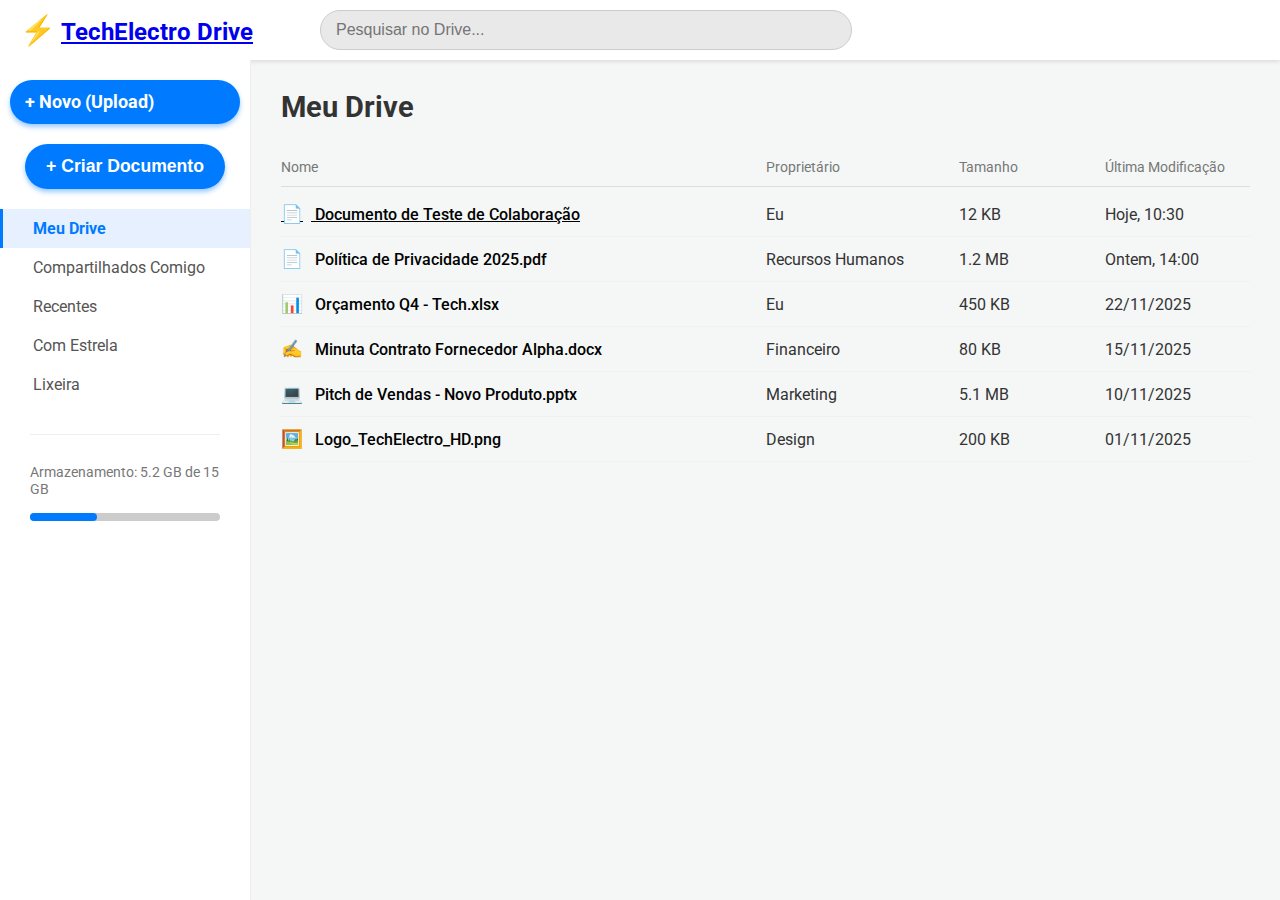
<file: drive-basico.html>
<!DOCTYPE html>
<html lang="pt-BR">
<head>
    <meta charset="UTF-8">
    <meta name="viewport" content="width=device-width, initial-scale=1.0">
    <title>TechElectro Drive (Simulação)</title>
    <link rel="stylesheet" href="drive.css"> 
    <link href="https://fonts.googleapis.com/css2?family=Roboto:wght@400;700&display=swap" rel="stylesheet">

   
</head>
<body>

    <div class="drive-app-container">
        
        <header class="drive-header">
            <div class="drive-logo">
                <span class="logo-icon">⚡</span> <a href="inicio.html">TechElectro Drive</a>
            </div>
            <div class="search-bar">
                <input type="text" placeholder="Pesquisar no Drive...">
            </div>
        </header>

        <div class="drive-main-content">
            
            <aside class="drive-sidebar">
                
                <label for="fileUpload" class="new-btn">
                    + Novo (Upload)
                </label>
                <button class="new-btn create-doc-btn" id="createDocBtn">
                    + Criar Documento
                </button>
                
                <input type="file" id="fileUpload" style="display: none;">

                <nav class="sidebar-nav">
                    <a href="#" class="nav-item active">Meu Drive</a>
                    <a href="#" class="nav-item">Compartilhados Comigo</a>
                    <a href="#" class="nav-item">Recentes</a>
                    <a href="#" class="nav-item">Com Estrela</a>
                    <a href="#" class="nav-item">Lixeira</a>
                    <div class="storage-info">
                        <p>Armazenamento: 5.2 GB de 15 GB</p>
                        <div class="storage-bar"></div>
                    </div>
                </nav>
            </aside>

            <section class="file-view">
                <h2>Meu Drive</h2>
                
                <div class="file-list-header">
                    <span class="file-name-header">Nome</span>
                    <span class="file-owner-header">Proprietário</span>
                    <span class="file-size-header">Tamanho</span>
                    <span class="file-date-header">Última Modificação</span>
                </div>
                
                <div class="file-list" id="fileListContainer">
                    
                    <div class="file-item document">
                        <a href="Documento de Teste de Colaboração e Resposta.docx" class="file-name">
                            <span class="icon">📄</span> Documento de Teste de Colaboração
                        </a>
                        <span class="file-owner">Eu</span>
                        <span class="file-size">12 KB</span> 
                        <span class="file-date">Hoje, 10:30</span>
                    </div>

                    <div class="file-item pdf">
                        <span class="file-name"><span class="icon">📄</span> Política de Privacidade 2025.pdf</span>
                        <span class="file-owner">Recursos Humanos</span>
                        <span class="file-size">1.2 MB</span>
                        <span class="file-date">Ontem, 14:00</span>
                    </div>
                    
                    <div class="file-item sheet">
                        <span class="file-name"><span class="icon">📊</span> Orçamento Q4 - Tech.xlsx</span>
                        <span class="file-owner">Eu</span>
                        <span class="file-size">450 KB</span>
                        <span class="file-date">22/11/2025</span>
                    </div>

                    <div class="file-item doc">
                        <span class="file-name"><span class="icon">✍️</span> Minuta Contrato Fornecedor Alpha.docx</span>
                        <span class="file-owner">Financeiro</span>
                        <span class="file-size">80 KB</span>
                        <span class="file-date">15/11/2025</span>
                    </div>
                    
                    <div class="file-item slide">
                        <span class="file-name"><span class="icon">💻</span> Pitch de Vendas - Novo Produto.pptx</span>
                        <span class="file-owner">Marketing</span>
                        <span class="file-size">5.1 MB</span>
                        <span class="file-date">10/11/2025</span>
                    </div>
                    
                    <div class="file-item image">
                        <span class="file-name"><span class="icon">🖼️</span> Logo_TechElectro_HD.png</span>
                        <span class="file-owner">Design</span>
                        <span class="file-size">200 KB</span>
                        <span class="file-date">01/11/2025</span>
                    </div>
                    
                </div>
            </section>

        </div>
    </div>

    <div id="creationModal" class="modal" style="display: none;">
        <div class="modal-content">
            <span class="close-btn">&times;</span>
            <h2>Criar Novo Documento</h2>
            <form id="creationForm">
                <div class="input-group-modal">
                    <label for="docName">Nome do Documento (.txt):</label>
                    <input type="text" id="docName" name="docName" placeholder="Ex: Relatório Mensal" required>
                </div>
                <button type="submit" class="training-btn">Criar</button>
            </form>
        </div>
    </div>


    <script>
        document.addEventListener('DOMContentLoaded', function() {
            // --- Elementos de Upload ---
            const fileUploadInput = document.getElementById('fileUpload');
            const fileListContainer = document.getElementById('fileListContainer');
            
            // --- Elementos do Modal de Criação ---
            const createDocBtn = document.getElementById('createDocBtn');
            const creationModal = document.getElementById('creationModal');
            const closeBtn = document.querySelector('.close-btn');
            const creationForm = document.getElementById('creationForm');
            const docNameInput = document.getElementById('docName');


            // --- Funções Utilitárias ---
            
            function formatBytes(bytes, decimals = 2) {
                if (bytes === 0) return '0 Bytes';
                const k = 1024;
                const dm = decimals < 0 ? 0 : decimals;
                const sizes = ['Bytes', 'KB', 'MB', 'GB', 'TB'];
                const i = Math.floor(Math.log(bytes) / Math.log(k));
                return parseFloat((bytes / Math.pow(k, i)).toFixed(dm)) + ' ' + sizes[i];
            }

            function getFileIcon(fileName) {
                const ext = fileName.split('.').pop().toLowerCase();
                switch (ext) {
                    case 'pdf': return '📄';
                    case 'xlsx':
                    case 'csv': return '📊';
                    case 'docx':
                    case 'doc': return '✍️';
                    case 'pptx':
                    case 'ppt': return '💻';
                    case 'png':
                    case 'jpg':
                    case 'jpeg':
                    case 'gif': return '🖼️';
                    case 'txt': return '📝'; // Ícone para arquivos criados (.txt)
                    case 'folder': return '📁';
                    default: return '📎';
                }
            }

            // 1. Função para renderizar um item de arquivo na lista
            function renderFileItem(fileInfo, isFolder = false) {
                const fileItem = document.createElement('div');
                fileItem.className = isFolder ? 'file-item folder' : `file-item ${fileInfo.name.split('.').pop().toLowerCase()}`;
                fileItem.setAttribute('data-filename', fileInfo.name);

                // Use o objeto Date diretamente para o formato de exibição
                const date = new Date(fileInfo.lastModifiedDate);
                const dateOptions = { day: '2-digit', month: '2-digit', year: 'numeric', hour: '2-digit', minute: '2-digit' };
                const formattedDate = date.toLocaleDateString('pt-BR', dateOptions).replace(',', ''); // Remove a vírgula se o formato incluir

                const sizeDisplay = isFolder ? '-' : formatBytes(fileInfo.size);
                const icon = isFolder ? getFileIcon('folder') : getFileIcon(fileInfo.name);

                fileItem.innerHTML = `
                    <span class="file-name" title="${fileInfo.name}">
                        <span class="icon">${icon}</span> ${fileInfo.name}
                    </span>
                    <span class="file-owner">Eu</span>
                    <span class="file-size">${sizeDisplay}</span>
                    <span class="file-date">${formattedDate}</span>
                `;

                fileItem.addEventListener('click', () => {
                    alert(`Acessando: ${fileInfo.name}\nTipo: ${isFolder ? 'Pasta' : 'Arquivo'}\n--- Este é um ambiente simulado ---`);
                });

                // Adiciona o item *depois* do cabeçalho da lista e da pasta estática.
                // Usaremos prepend para que os novos arquivos apareçam no topo, logo abaixo do cabeçalho/pasta estática.
                fileListContainer.prepend(fileItem); 
            }
            
            // 2. Evento de MUDANÇA (Upload)
            fileUploadInput.addEventListener('change', function(event) {
                const files = event.target.files;
                if (files.length > 0) {
                    const file = files[0];
                    const fileInfo = {
                        name: file.name,
                        size: file.size,
                        lastModifiedDate: file.lastModified // Usar lastModified do objeto File
                    };

                    renderFileItem(fileInfo);
                    fileUploadInput.value = ''; // Limpa o input
                }
            });

            // 3. Eventos de ABERTURA/FECHAMENTO do Modal
            createDocBtn.addEventListener('click', () => {
                creationModal.style.display = 'flex';
                docNameInput.focus();
            });

            closeBtn.addEventListener('click', () => {
                creationModal.style.display = 'none';
            });

            // Fechar modal ao clicar fora
            window.addEventListener('click', (event) => {
                if (event.target == creationModal) {
                    creationModal.style.display = 'none';
                }
            });

            // 4. Evento de CRIAÇÃO (Submissão do Formulário)
            creationForm.addEventListener('submit', function(event) {
                event.preventDefault(); 
                
                let docName = docNameInput.value.trim();
                if (docName) {
                    // Assegura a extensão .txt (pseudo)
                    if (!docName.toLowerCase().endsWith('.txt')) {
                        docName += '.txt';
                    }

                    const newFileInfo = {
                        name: docName,
                        size: 0, 
                        lastModifiedDate: Date.now() // Data de criação/modificação atual
                    };

                    renderFileItem(newFileInfo);

                    // Limpa o formulário e fecha o modal
                    docNameInput.value = '';
                    creationModal.style.display = 'none';
                    alert(`Documento "${newFileInfo.name}" criado com sucesso!`);
                }
            });
        });
    </script>
</body>
</html>
</file>
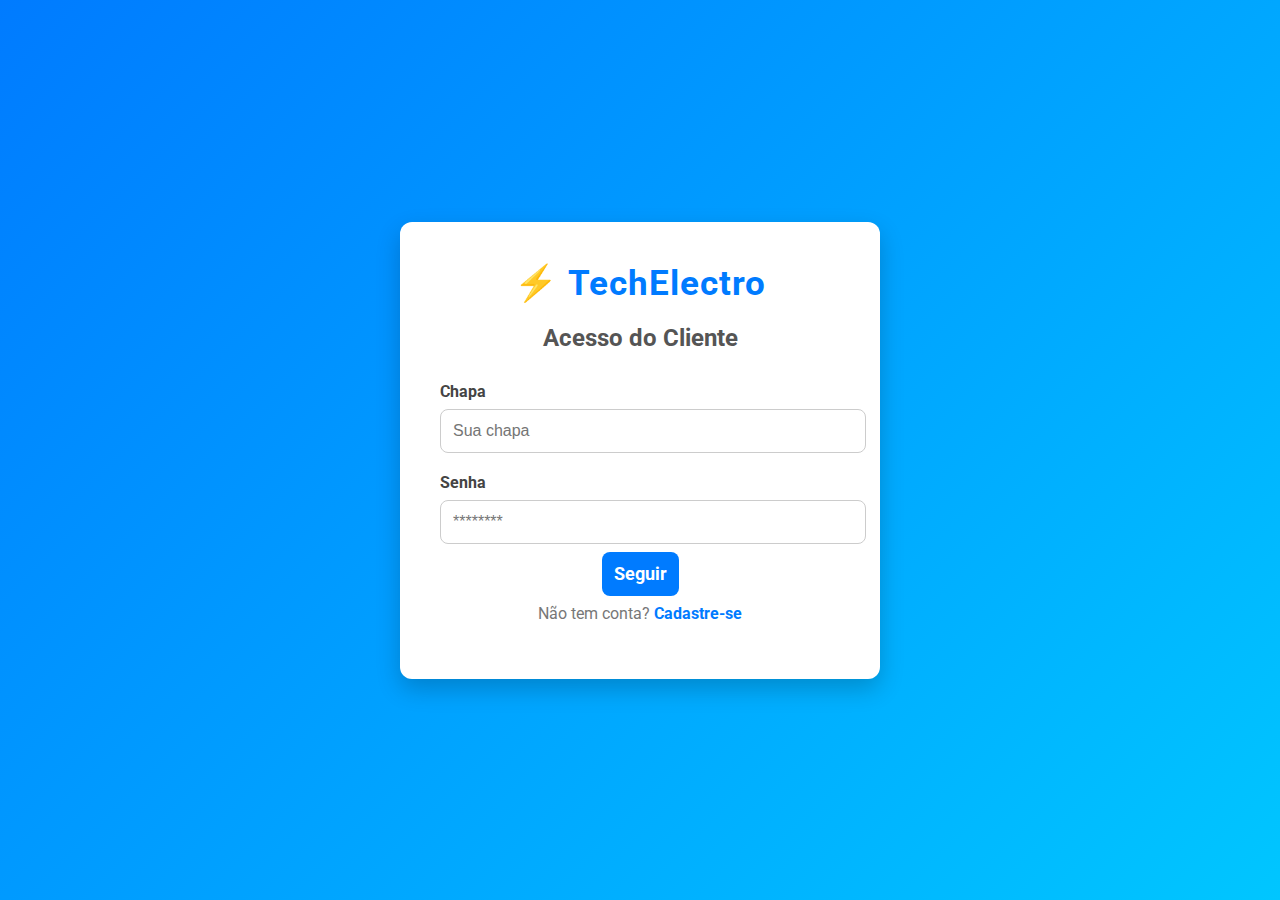
<file: login.html>
<!DOCTYPE html>
<html lang="pt-BR">
<head>
    <meta charset="UTF-8">
    <meta name="viewport" content="width=device-width, initial-scale=1.0">
    <title>TechElectro - Login</title>
    <link rel="stylesheet" href="login.css">
    <link href="https://fonts.googleapis.com/css2?family=Roboto:wght@400;700&display=swap" rel="stylesheet">
</head>
<body>

    <div class="login-container" id="loginScreen">
        <div class="login-box">
            <div class="logo">
                ⚡ TechElectro
            </div>
            <h2>Acesso do Cliente</h2>
            <form id="loginForm">
                <div class="input-group">
                    <label for="text">Chapa</label>
                    <input type="text" id="email" name="email" placeholder="Sua chapa" required>
                </div>
                <div class="input-group">
                    <label for="password">Senha</label>
                    <input type="password" id="password" name="password" placeholder="********" required>
                </div>
                <a href="index.html" class="login-btn">
                    Seguir
                </a>
            </form>
            <p class="signup-link">
                Não tem conta? <a href="#">Cadastre-se</a>
            </p>
        </div>
    </div>

</body>
</html>
</file>
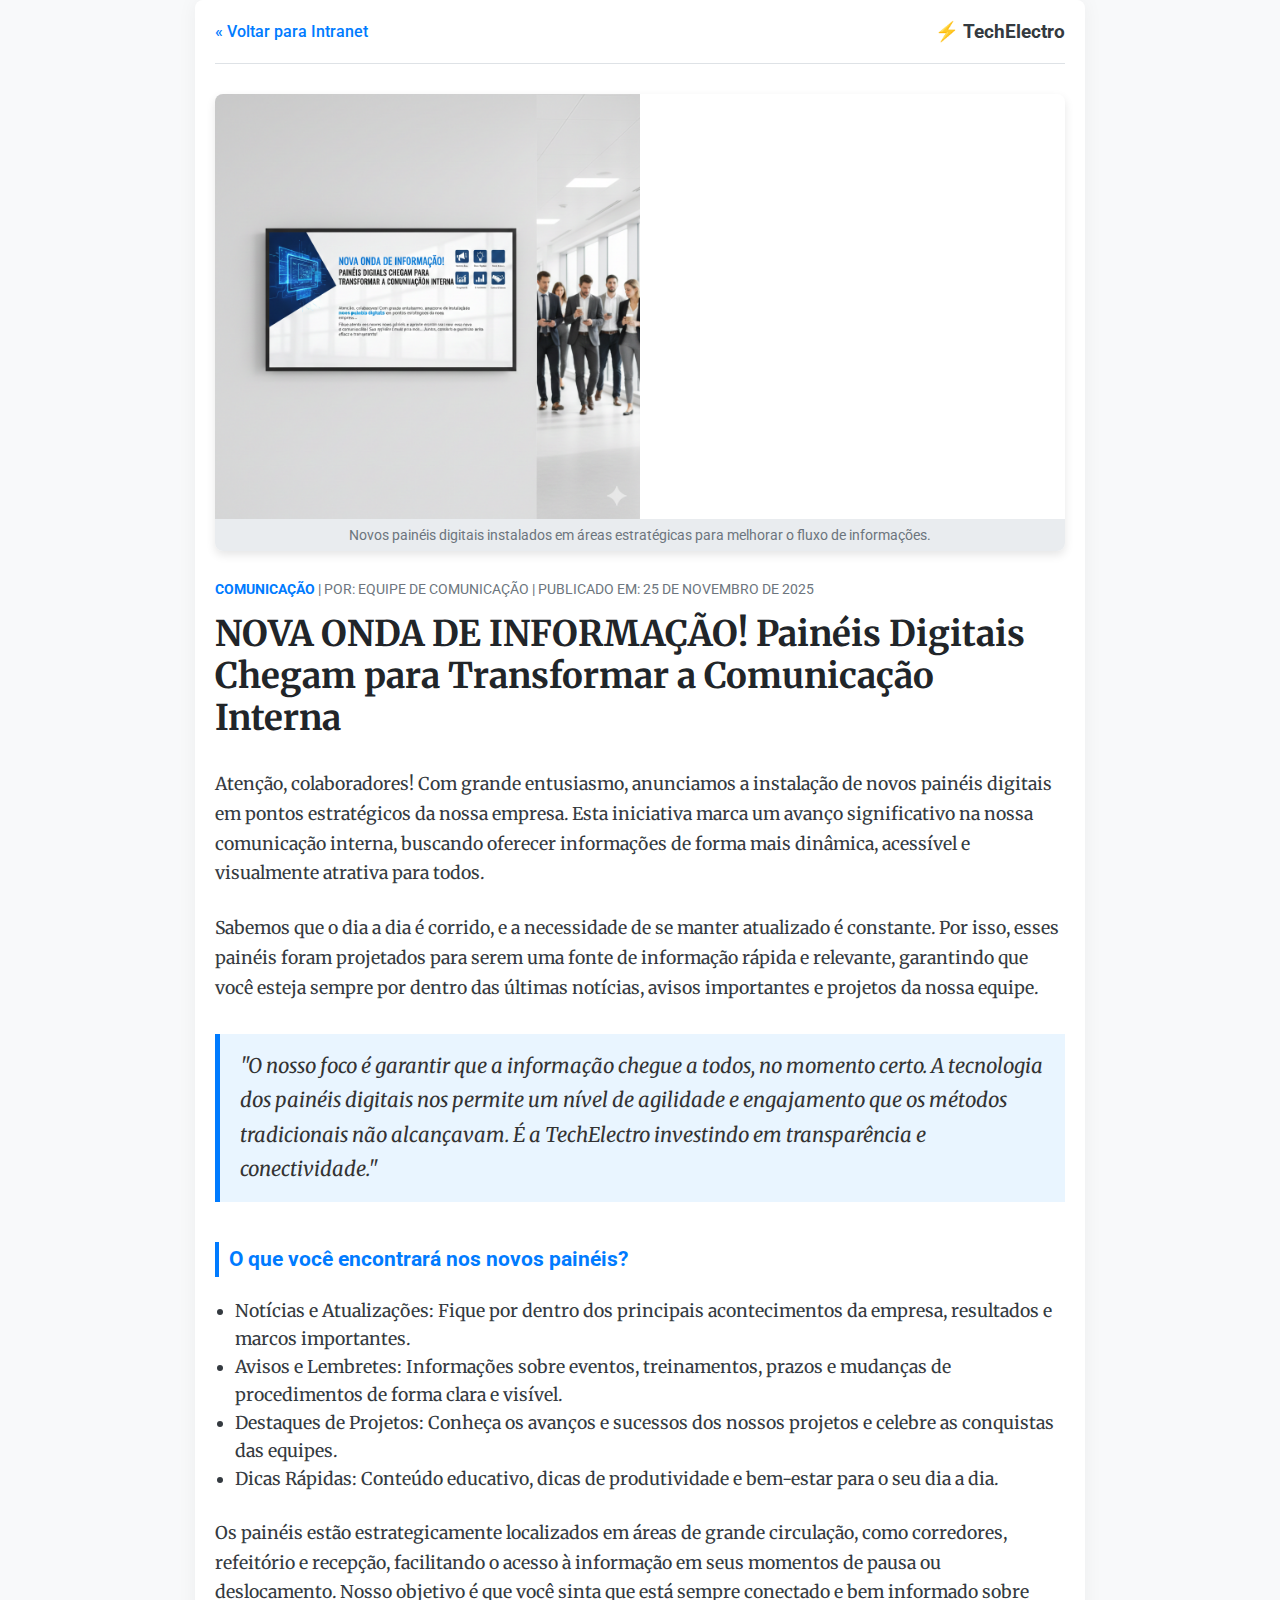
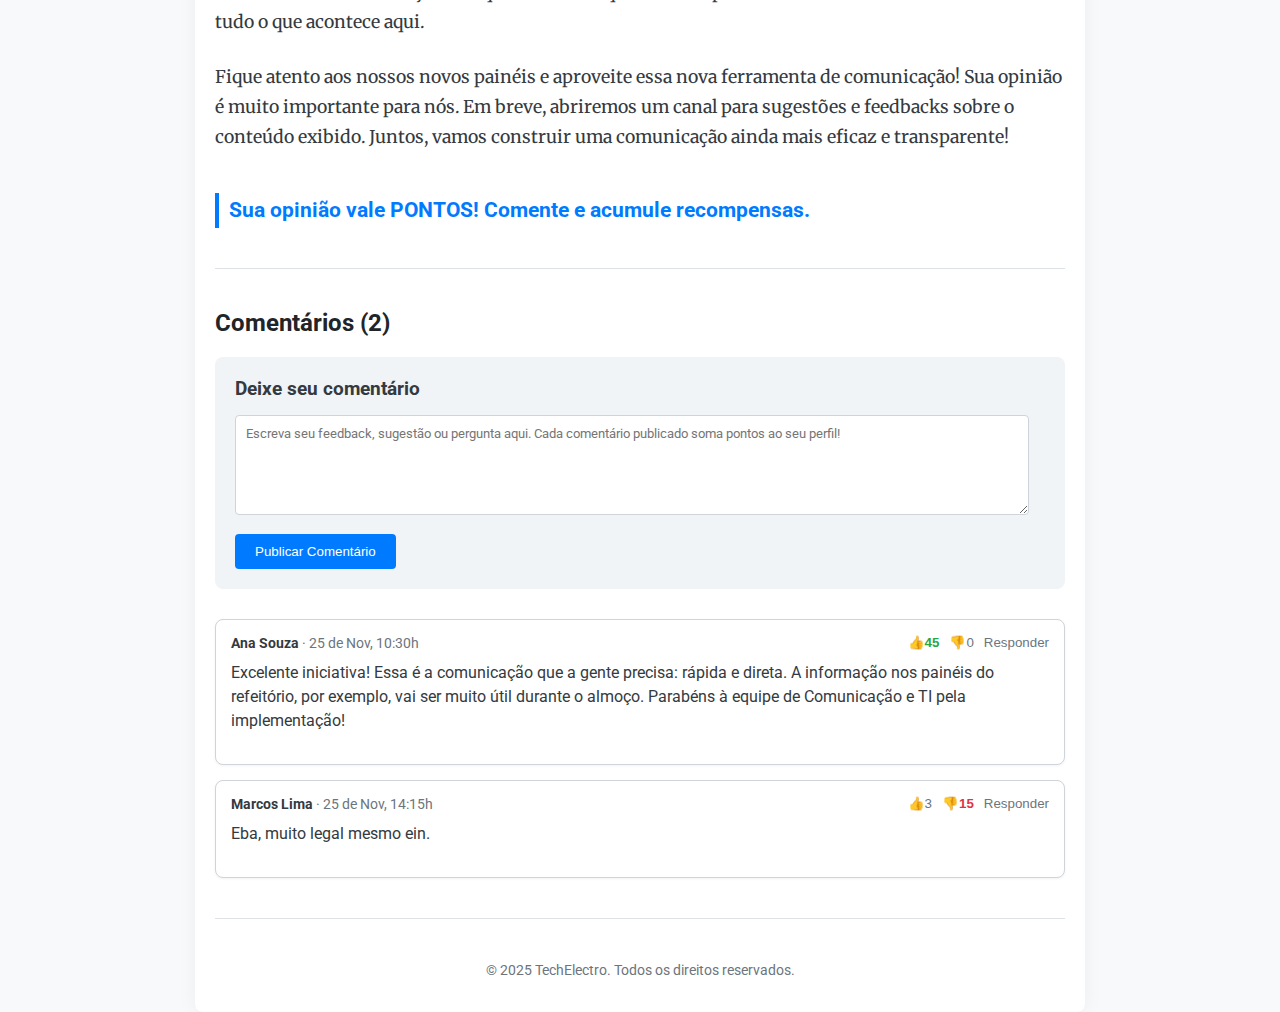
<file: noticia-modelo.html>
<!DOCTYPE html>
<html lang="pt-BR">
<head>
    <meta charset="UTF-8">
    <meta name="viewport" content="width=device-width, initial-scale=1.0">
    <title>Nova Onda de Informação: Painéis Digitais Chegam! - TechElectro</title>
    
    <!-- Link para o arquivo CSS externo -->
    <link rel="stylesheet" href="noticia.css">
    
    <!-- Fontes Google -->
    <link href="https://fonts.googleapis.com/css2?family=Roboto:wght@400;700&family=Merriweather:wght@300;400;700&display=swap" rel="stylesheet">
</head>
<body>

    <div class="news-page-container">
        
        <header class="news-header">
            <a href="intranet.html" class="back-link">&laquo; Voltar para Intranet</a>
            <div class="logo-small">⚡ TechElectro</div>
        </header>

        <main class="article-main">
            
            <figure class="featured-image">
                <!-- Usando um placeholder genérico -->
                <img src="paineis.png" alt="Imagem de painel digital em um corredor moderno de escritório.">
                <figcaption>Novos painéis digitais instalados em áreas estratégicas para melhorar o fluxo de informações.</figcaption>
            </figure>
            
            <div class="article-meta">
                <span class="category">COMUNICAÇÃO</span> | 
                <span class="author">Por: Equipe de Comunicação</span> | 
                <span class="date">Publicado em: 25 de Novembro de 2025</span>
            </div>

            <h1 class="article-title">
                NOVA ONDA DE INFORMAÇÃO! Painéis Digitais Chegam para Transformar a Comunicação Interna
            </h1>

            <article class="article-content">
                <p>
                    Atenção, colaboradores! Com grande entusiasmo, anunciamos a instalação de novos painéis digitais em pontos estratégicos da nossa empresa. Esta iniciativa marca um avanço significativo na nossa comunicação interna, buscando oferecer informações de forma mais dinâmica, acessível e visualmente atrativa para todos.
                </p>

                <p>
                    Sabemos que o dia a dia é corrido, e a necessidade de se manter atualizado é constante. Por isso, esses painéis foram projetados para serem uma fonte de informação rápida e relevante, garantindo que você esteja sempre por dentro das últimas notícias, avisos importantes e projetos da nossa equipe.
                </p>

                <blockquote class="highlight-quote">
                    "O nosso foco é garantir que a informação chegue a todos, no momento certo. A tecnologia dos painéis digitais nos permite um nível de agilidade e engajamento que os métodos tradicionais não alcançavam. É a TechElectro investindo em transparência e conectividade."
                </blockquote>

                <h3>O que você encontrará nos novos painéis?</h3>
                <ul>
                    <li>Notícias e Atualizações: Fique por dentro dos principais acontecimentos da empresa, resultados e marcos importantes.</li>
                    <li>Avisos e Lembretes: Informações sobre eventos, treinamentos, prazos e mudanças de procedimentos de forma clara e visível.</li>
                    <li>Destaques de Projetos: Conheça os avanços e sucessos dos nossos projetos e celebre as conquistas das equipes.</li>
                    <li>Dicas Rápidas: Conteúdo educativo, dicas de produtividade e bem-estar para o seu dia a dia.</li>
                </ul>
                
                <p>
                    Os painéis estão estrategicamente localizados em áreas de grande circulação, como corredores, refeitório e recepção, facilitando o acesso à informação em seus momentos de pausa ou deslocamento. Nosso objetivo é que você sinta que está sempre conectado e bem informado sobre tudo o que acontece aqui.
                </p>
                
                <p>
                    Fique atento aos nossos novos painéis e aproveite essa nova ferramenta de comunicação! Sua opinião é muito importante para nós. Em breve, abriremos um canal para sugestões e feedbacks sobre o conteúdo exibido. Juntos, vamos construir uma comunicação ainda mais eficaz e transparente!
                </p>
                <h3>Sua opinião vale PONTOS! Comente e acumule recompensas.</h3>
                
            </article>

            <!-- SEÇÃO DE COMENTÁRIOS -->
            <section class="comments-section">
                <h2 class="comment-header">Comentários (2)</h2>

                <!-- Formulário para Novo Comentário (Não funcional) -->
                <div class="comment-form">
                    <h3>Deixe seu comentário</h3>
                    <form onsubmit="return false;">
                        <textarea class="comment-form-text" placeholder="Escreva seu feedback, sugestão ou pergunta aqui. Cada comentário publicado soma pontos ao seu perfil!"></textarea>
                        <button type="submit">
                            Publicar Comentário
                        </button>
                    </form>
                </div>

                <!-- Comentário 1: Muito Bom (Muitos Likes) -->
                <div class="comment-box">
                    <div class="comment-box-header">
                        <div class="comment-meta">
                            <span class="comment-author">Ana Souza</span> · <span class="comment-date">25 de Nov, 10:30h</span>
                        </div>
                        <div class="comment-actions">
                            <button class="like-button active">
                                👍 <span class="like-count">45</span>
                            </button>
                            <button class="dislike-button">
                                👎 <span class="dislike-count">0</span>
                            </button>
                            <button class="reply-button">Responder</button>
                        </div>
                    </div>
                    <p class="comment-body">
                        Excelente iniciativa! Essa é a comunicação que a gente precisa: rápida e direta. A informação nos painéis do refeitório, por exemplo, vai ser muito útil durante o almoço. Parabéns à equipe de Comunicação e TI pela implementação!
                    </p>
                </div>

                <!-- Comentário 2: Ruim (Poucos Likes) -->
                <div class="comment-box">
                    <div class="comment-box-header">
                        <div class="comment-meta">
                            <span class="comment-author">Marcos Lima</span> · <span class="comment-date">25 de Nov, 14:15h</span>
                        </div>
                        <div class="comment-actions">
                            <button class="like-button">
                                👍 <span class="like-count">3</span>
                            </button>
                            <button class="dislike-button active-negative">
                                👎 <span class="dislike-count">15</span>
                            </button>
                            <button class="reply-button">Responder</button>
                        </div>
                    </div>
                    <p class="comment-body">
                        Eba, muito legal mesmo ein.
                </div>

            </section>
            <!-- FIM SEÇÃO DE COMENTÁRIOS -->

        </main>

        <footer class="news-footer">
            <p>&copy; 2025 TechElectro. Todos os direitos reservados.</p>
        </footer>

    </div>

</body>
</html>
</file>
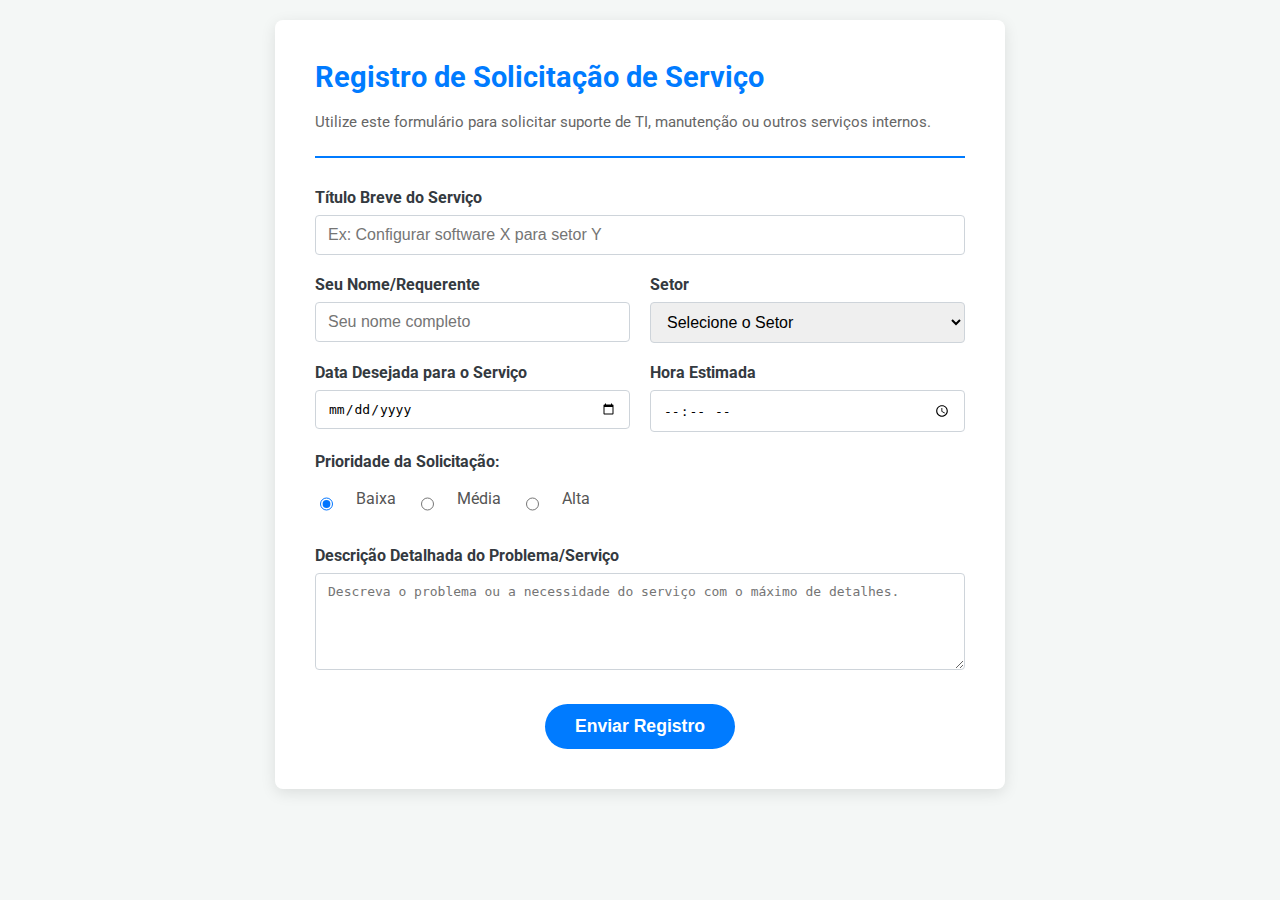
<file: registro-servico.html>
<!DOCTYPE html>
<html lang="pt-BR">
<head>
    <meta charset="UTF-8">
    <meta name="viewport" content="width=device-width, initial-scale=1.0">
    <title>Registro de Serviço - TechElectro</title>
    <link rel="stylesheet" href="registro.css">
    <link href="https://fonts.googleapis.com/css2?family=Roboto:wght@400;700&display=swap" rel="stylesheet">
</head>
<body>

    <div class="form-container">
        
        <header class="form-header">
            <h1>Registro de Solicitação de Serviço</h1>
            <p>Utilize este formulário para solicitar suporte de TI, manutenção ou outros serviços internos.</p>
        </header>

        <form action="inicio.html" method="POST" onsubmit="return handleFormSubmit(event)">
            
            <div class="form-group">
                <label for="titulo">Título Breve do Serviço</label>
                <input type="text" id="titulo" name="titulo" required placeholder="Ex: Configurar software X para setor Y">
            </div>

            <div class="form-row">
                <div class="form-group half-width">
                    <label for="requerente">Seu Nome/Requerente</label>
                    <input type="text" id="requerente" name="requerente" required placeholder="Seu nome completo">
                </div>
                <div class="form-group half-width">
                    <label for="setor">Setor</label>
                    <select id="setor" name="setor" required>
                        <option value="">Selecione o Setor</option>
                        <option value="ti">TI/Suporte</option>
                        <option value="financas">Finanças</option>
                        <option value="marketing">Marketing</option>
                        <option option value="producao">Produção</option>
                        <option value="rh">Recursos Humanos</option>
                    </select>
                </div>
            </div>

            <div class="form-row">
                <div class="form-group half-width">
                    <label for="data_desejada">Data Desejada para o Serviço</label>
                    <input type="date" id="data_desejada" name="data_desejada" required>
                </div>
                <div class="form-group half-width">
                    <label for="hora_estimada">Hora Estimada</label>
                    <input type="time" id="hora_estimada" name="hora_estimada">
                </div>
            </div>

            <div class="form-group">
                <label>Prioridade da Solicitação:</label>
                <div class="radio-group">
                    <input type="radio" id="prioridade_baixa" name="prioridade" value="baixa" checked>
                    <label for="prioridade_baixa">Baixa</label>
                    
                    <input type="radio" id="prioridade_media" name="prioridade" value="media">
                    <label for="prioridade_media">Média</label>
                    
                    <input type="radio" id="prioridade_alta" name="prioridade" value="alta">
                    <label for="prioridade_alta">Alta</label>
                </div>
            </div>

            <div class="form-group">
                <label for="descricao">Descrição Detalhada do Problema/Serviço</label>
                <textarea id="descricao" name="descricao" rows="5" required placeholder="Descreva o problema ou a necessidade do serviço com o máximo de detalhes."></textarea>
            </div>

            <div class="form-actions">
                <button type="submit" class="submit-btn">
                    Enviar Registro
                </button>
            </div>

        </form>

    </div>

    <script>
        function handleFormSubmit(event) {
            // Previne o envio padrão do formulário, que tentaria navegar para a URL fictícia
            // event.preventDefault(); 
            
            // Se você quiser que o navegador exiba o alerta E TENTE enviar, use apenas o alert:
            alert("✅ Registro enviado com sucesso!.");
            
            // Para garantir que o formulário TENTE ir para a URL (e falhe/navegue) depois do alerta, 
            // basta retornar true (ou não prevenir o default). Como o user quer que funcione ATÉ a parte de enviar, 
            // vou retornar true para permitir o envio HTTP nativo, mesmo que a URL não exista.
            return true; 
        }
    </script>

</body>
</html>
</file>
<file: drive.css>
/* --- Global e Layout --- */
body {
    font-family: 'Roboto', sans-serif;
    margin: 0;
    padding: 0;
    background-color: #f4f7f6;
    color: #333;
}

.drive-app-container {
    display: flex;
    flex-direction: column;
    min-height: 100vh;
}

/* --- Header (Barra Superior) --- */
.drive-header {
    display: flex;
    align-items: center;
    padding: 10px 20px;
    background-color: #ffffff;
    box-shadow: 0 2px 4px rgba(0, 0, 0, 0.1);
}

.drive-logo {
    font-size: 1.5em;
    font-weight: 700;
    color: #007bff; /* Azul TechElectro */
    min-width: 250px;
}

.logo-icon {
    font-size: 1.2em;
}

.search-bar {
    flex-grow: 1;
    margin-left: 50px;
}

.search-bar input {
    width: 500px;
    padding: 10px 15px;
    border: 1px solid #ccc;
    border-radius: 20px;
    background-color: #e9e9e9;
    font-size: 1em;
    transition: background-color 0.3s;
}

.search-bar input:focus {
    background-color: #ffffff;
    border-color: #007bff;
    outline: none;
}

/* --- Conteúdo Principal e Sidebar --- */
.drive-main-content {
    display: flex;
    flex-grow: 1;
}

/* --- Sidebar --- */
.drive-sidebar {
    width: 250px;
    padding: 20px 0;
    background-color: #ffffff;
    border-right: 1px solid #eee;
}

.new-btn {
    display: block;
    width: 80%;
    margin: 0 auto 20px auto;
    padding: 12px 15px;
    background-color: #007bff;
    color: white;
    border: none;
    border-radius: 25px;
    font-size: 1.1em;
    font-weight: 700;
    box-shadow: 0 3px 5px rgba(0, 123, 255, 0.4);
    cursor: not-allowed; /* Simula que é apenas um visual */
}

.sidebar-nav {
    display: flex;
    flex-direction: column;
}

.nav-item {
    padding: 10px 30px;
    text-decoration: none;
    color: #555;
    font-size: 1em;
    border-left: 3px solid transparent;
    transition: background-color 0.2s, border-left-color 0.2s;
}

.nav-item:hover {
    background-color: #f0f4f9;
}

.nav-item.active {
    background-color: #e6f0ff;
    border-left-color: #007bff;
    color: #007bff;
    font-weight: 700;
}

.storage-info {
    margin: 30px 30px 0 30px;
    padding-top: 15px;
    border-top: 1px solid #eee;
    font-size: 0.9em;
    color: #777;
}

.storage-bar {
    height: 8px;
    background-color: #ccc;
    border-radius: 4px;
    margin-top: 5px;
    position: relative;
}

.storage-bar::after {
    content: '';
    position: absolute;
    top: 0;
    left: 0;
    height: 100%;
    /* Simula 35% de uso (5.2GB de 15GB) */
    width: 35%; 
    background-color: #007bff;
    border-radius: 4px;
}

/* --- Área de Arquivos --- */
.file-view {
    flex-grow: 1;
    padding: 30px;
}

.file-view h2 {
    color: #333;
    font-size: 1.8em;
    margin-top: 0;
    margin-bottom: 25px;
}

/* --- Lista de Arquivos (Tabela Visual) --- */
.file-list-header {
    display: flex;
    padding: 10px 0;
    border-bottom: 1px solid #ddd;
    font-size: 0.9em;
    color: #777;
    margin-bottom: 5px;
}

.file-name-header { width: 50%; }
.file-owner-header { width: 20%; }
.file-size-header { width: 15%; }
.file-date-header { width: 15%; }

.file-item {
    display: flex;
    align-items: center;
    padding: 12px 0;
    border-bottom: 1px solid #f0f0f0;
    cursor: pointer;
    transition: background-color 0.2s;
}

.file-item:hover {
    background-color: #f8f8f8;
}

.file-item span {
    white-space: nowrap;
    overflow: hidden;
    text-overflow: ellipsis;
}

.file-name {
    width: 50%;
    color: #000000;
    font-weight: 500;
}

.file-owner { width: 20%; }
.file-size { width: 15%; }
.file-date { width: 15%; }

.file-name .icon {
    margin-right: 8px;
    font-size: 1.1em;
}

/* Estilos visuais adicionais por tipo de arquivo (opcional) */
.file-item.folder .icon { color: #ffc107; } /* Amarelo para pasta */
.file-item.pdf .icon { color: #dc3545; } /* Vermelho para PDF */
.file-item.sheet .icon { color: #28a745; } /* Verde para planilha */
.file-item.doc .icon { color: #007bff; } /* Azul para documento */
.file-item.slide .icon { color: #6f42c1; } /* Roxo para apresentação */
</file>
<file: registro.css>
/* --- Global e Container --- */
body {
    font-family: 'Roboto', sans-serif;
    margin: 0;
    padding: 20px;
    background-color: #f4f7f6; /* Fundo suave */
    color: #333;
    display: flex;
    justify-content: center;
    align-items: flex-start;
}

.form-container {
    max-width: 650px;
    width: 100%;
    background-color: #ffffff;
    padding: 40px;
    border-radius: 8px;
    box-shadow: 0 4px 15px rgba(0, 0, 0, 0.1);
}

/* --- Cabeçalho --- */
.form-header {
    margin-bottom: 30px;
    border-bottom: 2px solid #007bff;
    padding-bottom: 10px;
}

.form-header h1 {
    color: #007bff;
    font-size: 1.8em;
    margin-top: 0;
}

.form-header p {
    color: #666;
    font-size: 0.95em;
}

/* --- Campos do Formulário --- */
.form-group {
    margin-bottom: 20px;
}

.form-group label {
    display: block;
    font-weight: 700;
    margin-bottom: 8px;
    color: #343a40;
}

input[type="text"],
input[type="date"],
input[type="time"],
select,
textarea {
    width: 100%;
    padding: 10px 12px;
    border: 1px solid #ced4da;
    border-radius: 4px;
    box-sizing: border-box; /* Garante que padding não estoure a largura */
    font-size: 1em;
    transition: border-color 0.2s, box-shadow 0.2s;
}

input:focus,
select:focus,
textarea:focus {
    border-color: #007bff;
    box-shadow: 0 0 0 0.2rem rgba(0, 123, 255, 0.25);
    outline: none;
}

textarea {
    resize: vertical;
}

/* Campos Lado a Lado */
.form-row {
    display: flex;
    gap: 20px;
}

.half-width {
    flex: 1;
}

/* Estilo para Radio Buttons (Prioridade) */
.radio-group {
    display: flex;
    gap: 20px;
    padding: 10px 0;
}

.radio-group label {
    font-weight: 400;
    cursor: pointer;
    color: #555;
}

/* --- Botão de Envio --- */
.form-actions {
    margin-top: 30px;
    text-align: center;
}

.submit-btn {
    padding: 12px 30px;
    background-color: #007bff;
    color: white;
    border: none;
    border-radius: 25px;
    font-size: 1.1em;
    font-weight: 700;
    cursor: pointer;
    transition: background-color 0.2s, box-shadow 0.2s;
}

.submit-btn:hover {
    background-color: #0056b3;
    box-shadow: 0 5px 10px rgba(0, 123, 255, 0.3);
}
</file>
<file: login.css>
/* Importação da Fonte e Reset Básico */
body {
    font-family: 'Roboto', sans-serif;
    margin: 0;
    padding: 0;
    box-sizing: border-box;
    /* Fundo de cor suave para toda a página */
    background-color: #f4f7f6; 
    color: #333;
}

/* --- Estilos da Tela de Login --- */
.login-container {
    display: flex;
    justify-content: center;
    align-items: center;
    min-height: 100vh;
    /* Fundo com gradiente ou imagem se desejar */
    background: linear-gradient(135deg, #007bff 0%, #00c6ff 100%); 
}

.login-box {
    background: #ffffff;
    padding: 40px;
    border-radius: 12px;
    box-shadow: 0 10px 25px rgba(0, 0, 0, 0.2);
    width: 100%;
    max-width: 400px;
    text-align: center;
}

.logo {
    font-size: 2.2em;
    font-weight: 700;
    color: #007bff;
    margin-bottom: 20px;
    letter-spacing: 1px;
}

h2 {
    color: #555;
    margin-bottom: 30px;
    font-size: 1.5em;
}

.input-group {
    text-align: left;
    margin-bottom: 20px;
}

.input-group label {
    display: block;
    margin-bottom: 8px;
    font-weight: 700;
    color: #444;
}

.input-group input {
    width: 100%;
    padding: 12px;
    border: 1px solid #ccc;
    border-radius: 8px;
    font-size: 16px;
    transition: border-color 0.3s;
}

.input-group input:focus {
    border-color: #007bff;
    outline: none;
    box-shadow: 0 0 5px rgba(0, 123, 255, 0.2);
}

.login-btn {
    width: 100%;
    padding: 12px;
    background-color: #007bff;
    color: white;
    border: none;
    border-radius: 8px;
    font-size: 1.1em;
    font-weight: 700;
    cursor: pointer;
    transition: background-color 0.3s, transform 0.1s;
    margin-top: 10px;
    text-decoration: none;
}

.login-btn:hover {
    background-color: #0056b3;
}

.login-btn:active {
    transform: scale(0.99);
}

.signup-link {
    margin-top: 20px;
    color: #777;
}

.signup-link a {
    color: #007bff;
    text-decoration: none;
    font-weight: 700;
}

.signup-link a:hover {
    text-decoration: underline;
}

/* --- Estilos do Dashboard Simples --- */

.dashboard-container {
    display: flex;
    flex-direction: column;
    min-height: 100vh;
    padding: 30px;
    background-color: #f4f7f6;
    /* Importante para centralizar se for ativado via JS */
    width: 100%; 
}

header {
    display: flex;
    justify-content: space-between;
    align-items: center;
    background-color: #ffffff;
    padding: 20px 30px;
    border-radius: 10px;
    box-shadow: 0 2px 10px rgba(0, 0, 0, 0.05);
    margin-bottom: 30px;
}

header h1 {
    margin: 0;
    color: #007bff;
}

.logout-btn {
    padding: 8px 15px;
    background-color: #dc3545;
    color: white;
    border: none;
    border-radius: 5px;
    cursor: pointer;
    transition: background-color 0.3s;
}

.logout-btn:hover {
    background-color: #c82333;
}

main {
    display: grid;
    grid-template-columns: repeat(auto-fit, minmax(300px, 1fr));
    gap: 20px;
}

.info-card {
    background-color: #ffffff;
    padding: 25px;
    border-radius: 10px;
    box-shadow: 0 5px 15px rgba(0, 0, 0, 0.1);
    border-left: 5px solid #007bff;
}

.info-card h3 {
    margin-top: 0;
    color: #333;
    border-bottom: 1px solid #eee;
    padding-bottom: 10px;
    margin-bottom: 15px;
}
</file>
<file: noticia.css>
/* --- Tipografia e Reset --- */
body {
    font-family: 'Roboto', sans-serif;
    margin: 0;
    padding: 0;
    background-color: #f8f9fa; /* Fundo muito claro */
    color: #343a40;
}

.news-page-container {
    max-width: 850px; /* Largura ideal para leitura */
    margin: 0 auto;
    padding: 20px;
    background-color: #ffffff;
    box-shadow: 0 0 20px rgba(0, 0, 0, 0.05);
    border-radius: 8px;
}

/* --- Header e Navegação --- */
.news-header {
    display: flex;
    justify-content: space-between;
    align-items: center;
    padding-bottom: 20px;
    border-bottom: 1px solid #dee2e6;
    margin-bottom: 30px;
}

.back-link {
    color: #007bff;
    text-decoration: none;
    font-weight: 500;
    transition: color 0.2s;
}

.back-link:hover {
    color: #0056b3;
}

.logo-small {
    font-size: 1.2em;
    font-weight: 700;
    color: #343a40;
}

/* --- Imagem de Destaque --- */
.featured-image {
    margin: 0 0 30px 0;
    border-radius: 8px;
    overflow: hidden;
    box-shadow: 0 4px 10px rgba(0, 0, 0, 0.1);
}

.featured-image img {
    width: 50%; 
    height: auto;
    display: block;
}

.featured-image figcaption {
    background-color: #e9ecef;
    padding: 8px 15px;
    font-size: 0.85em;
    color: #6c757d;
    text-align: center;
}

/* --- Meta Informações --- */
.article-meta {
    font-size: 0.9em;
    color: #6c757d;
    margin-bottom: 15px;
    text-transform: uppercase;
}

.category {
    color: #007bff;
    font-weight: 700;
}

/* --- Título e Conteúdo --- */
.article-title {
    font-family: 'Merriweather', serif; 
    font-size: 2.2em;
    font-weight: 700;
    color: #212529;
    margin-top: 0;
    margin-bottom: 30px;
    line-height: 1.2;
}

.article-content {
    line-height: 1.7;
    font-size: 1.1em;
    font-family: 'Merriweather', serif; 
}

.article-content p {
    margin-bottom: 25px;
}

.article-content h3 {
    font-family: 'Roboto', sans-serif;
    color: #007bff;
    border-left: 4px solid #007bff;
    padding-left: 10px;
    margin-top: 40px;
    margin-bottom: 20px;
}

.article-content ul {
    list-style: disc;
    margin-left: 20px;
    padding-left: 0;
    margin-bottom: 25px;
    line-height: 1.6;
}

.article-content a {
    color: #0056b3;
    text-decoration: underline;
}

/* Destaque (Blockquote) */
.highlight-quote {
    font-style: italic;
    background: #e9f5ff;
    border-left: 5px solid #007bff;
    padding: 15px 20px;
    margin: 30px 0;
    color: #333;
    font-size: 1.15em;
}

/* --- Footer --- */
.news-footer {
    text-align: center;
    padding-top: 30px;
    margin-top: 40px;
    border-top: 1px solid #dee2e6;
    font-size: 0.85em;
    color: #6c757d;
}

/* --- Estilos para Comentários (Novos) --- */
.comments-section {
    margin-top: 40px;
    padding-top: 20px;
    border-top: 1px solid #dee2e6;
}

.comment-header {
    font-family: 'Roboto', sans-serif;
    font-size: 1.5em;
    font-weight: 700;
    color: #212529;
    margin-bottom: 20px;
}

/* Formulário */
.comment-form {
    padding: 20px;
    background-color: #f0f4f7;
    border-radius: 8px;
    margin-bottom: 30px;
}

.comment-form h3 {
    font-size: 1.2em;
    font-weight: 700;
    color: #343a40;
    margin-top: 0;
    margin-bottom: 15px;
}

.comment-form textarea {
    width: 98%;
    padding: 10px;
    border: 1px solid #ced4da;
    border-radius: 4px;
    resize: vertical;
    min-height: 100px;
    margin-bottom: 15px;
    font-family: inherit;
    box-sizing: border-box; /* Garante que padding não estoure a largura */
}

.comment-form button {
    background-color: #007bff;
    color: white;
    border: none;
    padding: 10px 20px;
    border-radius: 4px;
    font-weight: 500;
    cursor: pointer;
    transition: background-color 0.2s;
}

.comment-form button:hover {
    background-color: #0056b3;
}

/* Caixa de Comentário Individual */
.comment-box {
    border: 1px solid #ced4da;
    padding: 15px;
    border-radius: 8px;
    margin-bottom: 15px;
    background-color: #ffffff;
    box-shadow: 0 1px 3px rgba(0, 0, 0, 0.05);
}

.comment-box-header {
    display: flex;
    justify-content: space-between;
    align-items: flex-start;
    margin-bottom: 8px;
}

.comment-meta {
    font-size: 0.85em;
    color: #6c757d;
}

.comment-author {
    font-weight: 700;
    color: #343a40;
}

.comment-body {
    margin-top: 10px;
    color: #343a40;
    line-height: 1.5;
    font-family: 'Roboto', sans-serif;
    font-size: 1em;
}

/* Ações (Likes/Dislikes/Responder) */
.comment-actions {
    display: flex;
    gap: 10px; /* Espaço entre os botões */
    font-size: 0.9em;
}

.comment-actions button {
    background: none;
    border: none;
    color: #6c757d;
    padding: 0;
    cursor: pointer;
    transition: color 0.2s;
    display: flex; /* Para alinhar o ícone e a contagem */
    align-items: center;
}

.comment-actions button:hover {
    color: #007bff;
}

.like-button.active { 
    color: #28a745; /* Cor verde para Like popular */
    font-weight: 700;
}

.dislike-button.active-negative { 
    color: #dc3545; /* Cor vermelha para Dislike notório */
    font-weight: 700;
}

.reply-button {
    color: #007bff;
    font-weight: 500;
}
/* --- Multimídia e Iframes --- */

/* Estilo Genérico para Iframes (Mapas, Embeds simples) */
.article-content iframe {
    width: 100%;
    max-width: 100%;
    border: none;
    border-radius: 8px; /* Mantém o padrão das imagens */
    box-shadow: 0 4px 10px rgba(0, 0, 0, 0.1);
    margin-bottom: 30px;
    display: block; /* Remove espaçamento fantasma inline */
}

/* Wrapper Responsivo para Vídeos (YouTube/Vimeo) 
   Use isso para garantir proporção 16:9 em qualquer tela */
.video-container {
    position: relative;
    padding-bottom: 56.25%; /* Proporção 16:9 */
    height: 0;
    overflow: hidden;
    max-width: 100%;
    border-radius: 8px;
    box-shadow: 0 4px 10px rgba(0, 0, 0, 0.1);
    margin-bottom: 30px;
    background-color: #000; /* Fundo preto enquanto carrega */
}

.video-container iframe,
.video-container object,
.video-container embed {
    position: absolute;
    top: 0;
    left: 0;
    width: 100%;
    height: 100%;
    border: 0;
}
</file>
